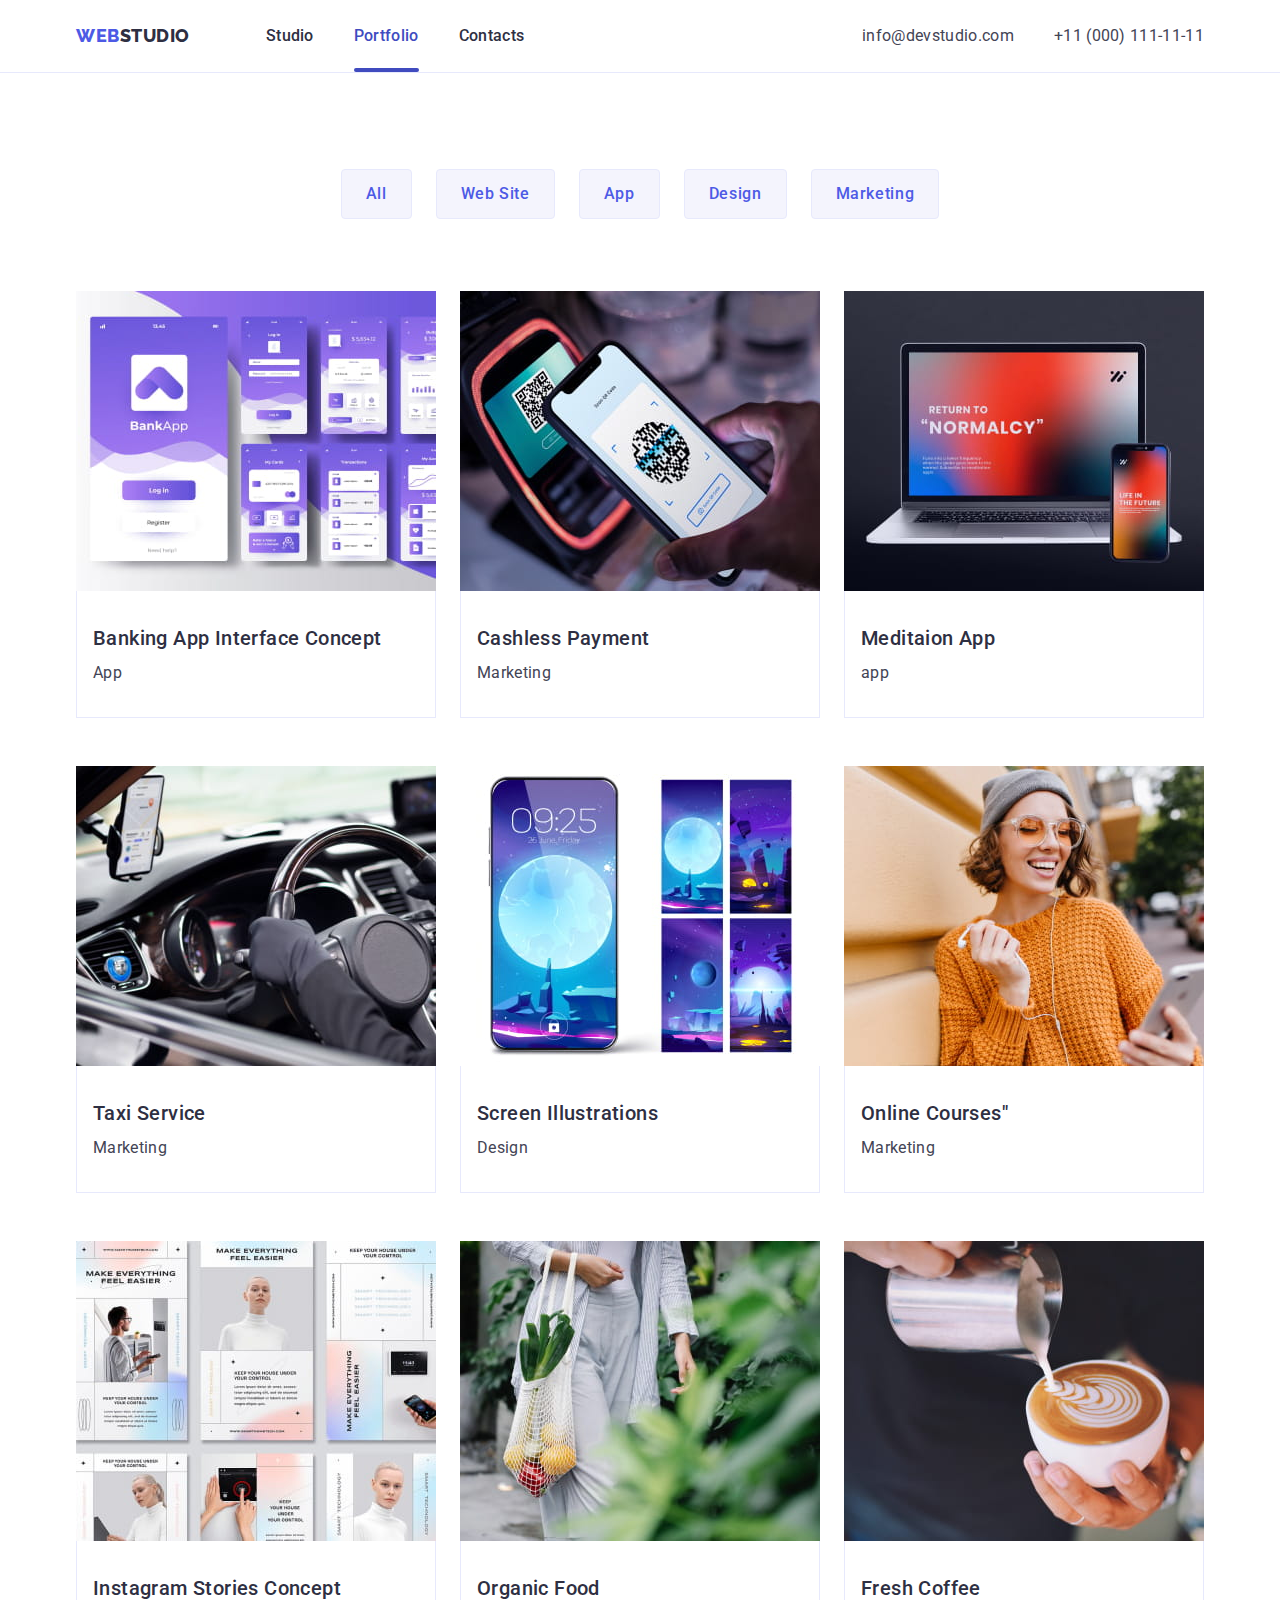
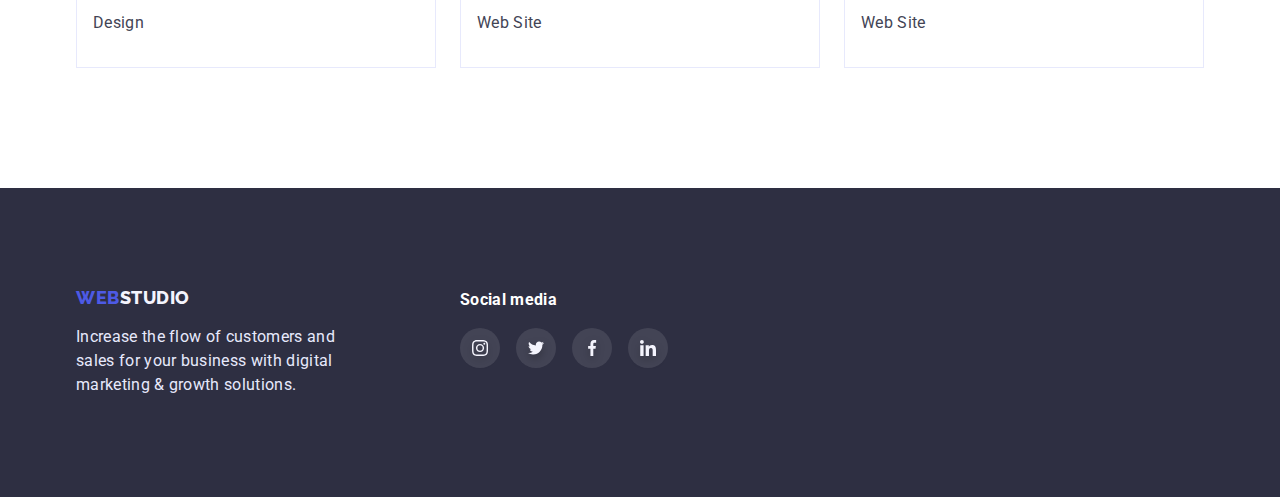
<file: portfolio.html>
<!DOCTYPE html>
<html lang="en">
<head>
    <meta charset="UTF-8">
    <meta http-equiv="X-UA-Compatible" content="IE=edge">
    <meta name="viewport" content="width=device-width, initial-scale=1.0">
    <title>Студія</title>
    <link rel="stylesheet" href="https://cdnjs.cloudflare.com/ajax/libs/modern-normalize/1.1.0/modern-normalize.min.css">

    <link rel="preconnect" href="https://fonts.googleapis.com">
<link rel="preconnect" href="https://fonts.gstatic.com" crossorigin>
<link href="https://fonts.googleapis.com/css2?family=Raleway:wght@800&family=Roboto:wght@400;500;700;900&display=swap" rel="stylesheet">
<link rel="stylesheet" href="./css/styles.css">

</head>
<body>
    <header class="page-header">
        <div class="container head-main">
        <nav class="header-nav">
       <a href="./index.html" class="logo"><span class="web-logo">Web</span>Studio</a>
        <ul class="site-nav">
            <li class="item"><a href="./index.html" class="padding-a">Studio</a></li>
            <li class="item"><a href="./portfolio.html" class="current padding-a" >Portfolio</a></li>
            <li class="item"><a href="" class="padding-a">Contacts</a></li>
        </ul>
        </nav>
    
        <address >
            
            <ul class="site-address">
            <li class="item"><a href="mailto:info@devstudio.com" class="mail">info@devstudio.com</a></li>
            <li class="item"><a href="tel:+110001111111" class="tel">+11 (000) 111-11-11</a></li>
            </ul>
        
        </address>
    </div>
    </header>
<main>

<section class="main-filters">
<div class="container">
<h1 class="visually-hidden">Filters</h1>
    <ul class="filter-buttons">
        <li class="btn-padding"><button type="button">All</button> </li>
        <li class="btn-padding"><button type="button">Web Site</button></li>
        <li class="btn-padding"><button type="button">App</button></li>
        <li class="btn-padding"><button type="button">Design</button></li>
        <li class="btn-padding"><button type="button">Marketing</button></li>
    </ul>

    <ul class="examples-list">

        <li class="examples-card">
            <a class="examples-link" href="">
                <div class="overlay-box">
             <img class="img" src="./images/bankingappinterface.jpg" alt="Banking App Interface Concept" width="360" height="300">
              <p class="overlay-text">14 Stylish and User-Friendly App Design Concepts · Task Manager App · Calorie Tracker App · Exotic Fruit Ecommerce App · Cloud Storage App</p>
            </div>
              <div class="photo-comment">
            <h2>Banking App Interface Concept</h2>
        <p>App</p>
    </div></a>
        </li>

        <li class="examples-card">
            <a class="examples-link" href="">
<div class="overlay-box">
             <img class="img" src="./images/cashlesspayment.jpg" alt="Cashless Payment" width="360" height="300">
             <p class="overlay-text">14 Stylish and User-Friendly App Design Concepts · Task Manager App · Calorie Tracker App · Exotic Fruit Ecommerce App · Cloud Storage App</p>
            </div>
             <div class="photo-comment">
            <h2>Cashless Payment</h2>
        <p>Marketing</p>
    </div></a>
        </li>

        <li class="examples-card">
            <a class="examples-link" href="">
                <div class="overlay-box">
             <img class="img" src="./images/meditaionapp.jpg" alt="Meditaion App" width="360" height="300">
             <p class="overlay-text">14 Stylish and User-Friendly App Design Concepts · Task Manager App · Calorie Tracker App · Exotic Fruit Ecommerce App · Cloud Storage App</p>
            </div>
             <div class="photo-comment">
            <h2>Meditaion App</h2>
            <p>app</p>
        </div></a>
        </li>

        <li class="examples-card">
            <a class="examples-link" href="">
                <div class="overlay-box">
             <img class="img" src="./images/taxiservice.jpg" alt="Taxi Service" width="360" height="300">
             <p class="overlay-text">14 Stylish and User-Friendly App Design Concepts · Task Manager App · Calorie Tracker App · Exotic Fruit Ecommerce App · Cloud Storage App</p>
            </div>
             <div class="photo-comment">
            <h2>Taxi Service</h2>
        <p>Marketing</p>
    </div></a>
        </li>

        <li class="examples-card">
            <a class="examples-link" href="">
                <div class="overlay-box">
             <img class="img" src="./images/screenillustrations.jpg" alt="Screen Illustrations" width="360" height="300">
             <p class="overlay-text">14 Stylish and User-Friendly App Design Concepts · Task Manager App · Calorie Tracker App · Exotic Fruit Ecommerce App · Cloud Storage App</p>
            </div>
             <div class="photo-comment">
            <h2>Screen Illustrations</h2>
        <p>Design</p>
    </div></a>
        </li>

        <li class="examples-card">
            <a class="examples-link" href="">
                <div class="overlay-box">
             <img class="img" src="./images/girlwithphone.jpg" alt="Online Courses" width="360" height="300">
             <p class="overlay-text">14 Stylish and User-Friendly App Design Concepts · Task Manager App · Calorie Tracker App · Exotic Fruit Ecommerce App · Cloud Storage App</p>
            </div>
             <div class="photo-comment">
            <h2>Online Courses"</h2>
        <p>Marketing</p>
    </div></a>
        </li>

        <li class="examples-card">
            <a class="examples-link" href="">
                <div class="overlay-box">
             <img class="img" src="./images/instagramstoriesconcept.jpg" alt="Instagram Stories Concept" width="360" height="300">
             <p class="overlay-text">14 Stylish and User-Friendly App Design Concepts · Task Manager App · Calorie Tracker App · Exotic Fruit Ecommerce App · Cloud Storage App</p>
            </div>
             <div class="photo-comment">
            <h2>Instagram Stories Concept</h2>
        <p>Design</p>
    </div></a>
        </li>

        <li class="examples-card">
            <a class="examples-link" href="">
                <div class="overlay-box">
             <img class="img" src="./images/organicfood.jpg" alt="Organic Food" width="360" height="300">
             <p class="overlay-text">14 Stylish and User-Friendly App Design Concepts · Task Manager App · Calorie Tracker App · Exotic Fruit Ecommerce App · Cloud Storage App</p>
            </div>
             <div class="photo-comment">
            <h2>Organic Food</h2>
        <p>Web Site</p>
    </div></a>
        </li>

        <li class="examples-card">
            <a class="examples-link" href="">
                <div class="overlay-box">
             <img class="img" src="./images/freshcoffee.jpg" alt="Fresh Coffee" width="360" height="300">
             <p class="overlay-text">14 Stylish and User-Friendly App Design Concepts · Task Manager App · Calorie Tracker App · Exotic Fruit Ecommerce App · Cloud Storage App</p>
            </div>
             <div class="photo-comment">
            <h2>Fresh Coffee</h2>
        <p>Web Site</p>
    </div></a>
        </li>
    </ul>
</div>
</section>
</main>
<footer class="footer">

    <div class="container">
    
    <div class="footer-main">
    
    <div class="footer-flex">
        <a  href="./index.html">Web<span class="footer-logo-studio">Studio</span></a>
     <p class="footer-text">Increase the flow of customers and sales for your business with digital marketing & growth solutions.</p>
    </div>
    
     <div class="social-media">
        <h2 class="social-media-title">Social media</h2>
    <ul class="social-list-footer">
        <li class="social-icons-footer">
            <a href="">
            <svg class="social-pictures-footer">
            <use href="./images/icons.svg#icon-instagram"></use>
        </svg>
        </a>
        </li>
        <li class="social-icons-footer">
            <a href="">
            <svg class="social-pictures-footer">
            <use href="./images/icons.svg#icon-twitter"></use>
        </svg>
        </a>
        </li >
        <li class="social-icons-footer">
            <a href="">
            <svg class="social-pictures-footer">
            <use href="./images/icons.svg#icon-facebook"></use>
        </svg>
        </a>
        </li>
        <li class="social-icons-footer">
            <a href="">
            <svg class="social-pictures-footer">
            <use href="./images/icons.svg#icon-linkedin"></use>
        </svg>
        </a>
        </li>
    </ul>
    </div>
    </div>
    </div>
    </footer>
     
    </body>
    </html>
</file>
<file: css/styles.css>
html{
    box-sizing: border-box;
}


:root{
    --brand-color:#2E2F42;
    --main-white-color: #FFFFFF; 
    --hover-focus: #404BBF;
    --button-color: #4D5AE5;
    --background-button: #F4F4FD;  
    --footer-text-color: #E7E9FC;
    --hover-background-button: #404BBF;
    --active-page: #000000;
    --text-color: #434455;
}
h1,
h2,
h3,
h4,
p,
ul {
  margin: 0;
  padding: 0;
}
.container{
    max-width: 1158px;
    padding-left: 15px;
    padding-right: 15px;
    margin-left: auto;
    margin-right: auto;
   
}

.site-nav{
    display: flex;
    margin: 0;
    padding-left: 0;
}

.site-nav .item:not(:last-child){
    margin-right: 40px;

}

.site-address .item:not(:last-child){
    margin-right: 40px;

}

.padding-a{
    display: block;
    padding-top: 24px;
            padding-bottom: 24px;
            position: relative;

}
.padding-a.current::after{
    position: absolute;
    left: 0;
    bottom: 0;
    content: '';
    display: flex;
height: 4px;
width: 100%;
background-color: var(--hover-focus);
border-radius: 2px;


}

.site-address{
   padding-left: 0;
}

body{
    background-color: var(--main-white-color);
    font-family: 'Roboto', sans-serif;
    color: var(--brand-color);
}

ul{
    list-style: none;
}

.visually-hidden {
    position: absolute;
    width: 1px;
    height: 1px;
    margin: -1px;
    border: 0;
    padding: 0;
    white-space: nowrap;
    clip-path: inset(100%);
    clip: rect(0 0 0 0);
    overflow: hidden;
  }

    .logo
    {
        margin-right: 76px;
        font-weight: 800;
        font-size: 18px;
        line-height: 1.33;
        font-family: 'raleway', sans-serif;
        color: var(--brand-color);
        letter-spacing: 0.03em;
    }
    .web-logo {
        color: var(--button-color);}

        .head-main{
            display: flex;
            align-items: center;
          }
  .header-nav{
    display: flex;
    align-items: center;
    margin-right: auto;
  }

    
     .site-nav a{
        font-weight: 500;
        font-size: 16px;
        line-height: 1.5;
        color: var(--brand-color);
        letter-spacing: 0.02em;
     }
.site-nav .current{
color: var(--hover-focus);

}

 
    .site-address{
        display: flex;
    transition-property: color ;
transition-duration: 250ms; 
transition-timing-function: cubic-bezier(0.4, 0, 0.2, 1);
    }

    .header-nav .site-address a:focus, .header-nav .site-address a:hover{
        color: var(--hover-focus);

    }

.site-nav a{
      transition-property: color;
transition-duration: 250ms; 
transition-timing-function: cubic-bezier(0.4, 0, 0.2, 1);
  
}
        
        .header-nav .site-nav a:focus, .header-nav .site-nav a:hover{
            color: var(--hover-focus); }
  
    .site-address .item{
        font-style: normal;
    }



    .site-address a{  
        font-weight: 400;
        font-size: 16px;
        line-height: 1.5;
        color: var(--text-color);
        letter-spacing: 0.02em;
              transition-property: color ;
transition-duration: 250ms; 
transition-timing-function: cubic-bezier(0.4, 0, 0.2, 1);


    }

  
    .site-address a:hover, .site-address a:focus
    {
        color: var(--hover-focus)
    }

.page-header{
    border-bottom-width: 1px;
  border-bottom-style: solid;
  border-bottom-color:#E7E9FC;
}


.hero{
    height: 600px;
    max-width: 1440px;
    margin-left: auto;
    margin-right: auto;
   background-image: linear-gradient(
    to right,
    rgba(46, 47, 66, 0.7),
    rgba(46, 47, 66, 0.7)
    ),
    url(../images/peopleoffice.jpg);
   background-size: auto auto;
    background-position: 50% 50%;
    background-repeat: no-repeat;
   background-color:var(--brand-color);
   text-align: center;
   padding-top: 188px;
   padding-bottom: 188px;
}

.hero-title{
    
    font-size: 56px;
    line-height: 1.07;
    color: var(--main-white-color);
    letter-spacing: 0.02em;
text-align: center;
    margin-left: auto;
    margin-right: auto;
    margin-top: 0;
    margin-bottom: 0;
   
    max-width:500px;
}

.hero-button {
    margin-top: 48px;
   padding: 16px 32px;

    box-shadow: 0px 4px 4px rgba(0, 0, 0, 0.15);
border-radius: 4px;
border-color: var(--button-color);
font-family:'Roboto';
font-weight: 500;
font-size: 16px;
line-height: 1.5;
letter-spacing: 0.04em;
color: var(--main-white-color);
background-color: var(--button-color);
cursor: pointer;
transition-property: background-color ;
transition-duration: 250ms; 
transition-timing-function: cubic-bezier(0.4, 0, 0.2, 1);


}


.hero-button:hover, .hero-button:focus{
    background-color:var(--hover-background-button);}

    .principles{
        padding-top: 120px;
        padding-bottom: 120px;
    }
    .principles-list{
        margin: 0;
        padding-left: 0;
        display: flex;
        align-items: center;
    }

  
    .principles-block{
        width: calc((100% - 72px) / 4);
    }
    .principles-block:not(:last-child){
       margin-right: 24px;
    }

.principles-list .title{
    color: var(--brand-color);
    font-weight: 500;
    font-size: 20px;
    line-height: 1.2;
    letter-spacing: 0.02em;

    margin-top: 0;
    margin-bottom: 8px;}

    .bckg-antenna{
       width: 64px;
       height: 64px;
      
    }

.principles-list .text{
   margin: 0;
    font-size: 16px;
    line-height: 1.5;
    color: var(--text-color);
    letter-spacing: 0.02em;

}
.bckg-principles{
width: 264px;
height: 112px;
display: flex;
justify-content: center;
align-items: center;
background-color: var(--background-button);
border-radius: 4px;
margin-bottom: 8px;
}

.our-work{
    padding-bottom: 120px;
}
.our-work .title{
margin-top: 0;
margin-bottom: 72px;
text-align: center;
    font-size: 36px;
    line-height: 1.11;
    letter-spacing: 0.02em;

}

.img{
display: block;
max-width: 100%;
height: auto;
}

.photo:not(:last-child){
margin-right: 24px;
}

.picture-work{
    background: linear-gradient(0deg,rgba(77, 90, 229, 0.1), rgba(77, 90, 229, 0.1)), url(photo-1545235617-7a424c1a60cc.jpg);
background-blend-mode: soft-light, normal;
border: 1px solid #E7E9FC;
}

.works-photo{
    padding-left: 0;

margin-top: 0;
margin-bottom: 0;
display: flex;
}
.photo-padding{
    text-align: center;
    box-shadow: 0px 1px 6px rgba(46, 47, 66, 0.08), 0px 1px 1px rgba(46, 47, 66, 0.16), 0px 2px 1px rgba(46, 47, 66, 0.08);
border-radius: 0px 0px 4px 4px;
    background-color: var(--main-white-color);

}
.photo-padding:not(:last-child){
margin-right: 24px;

}
.photo-padding:hover{
    box-shadow: 0px 1px 6px rgba(46, 47, 66, 0.08), 0px 1px 1px rgba(46, 47, 66, 0.16), 0px 2px 1px rgba(46, 47, 66, 0.08);
border-radius: 0px 0px 4px 4px;
}

.our-team{
    background-color: var(--background-button);
    padding-top: 120px;
    padding-bottom: 120px;
}
.photo-fone{
   padding-top: 32px;
   padding-bottom: 32px;
    width: 264px;
}


.workers-list{

margin-top: 0;
margin-bottom: 0;
padding-left: 0;
display: flex;
}

.social-list{
    display: flex;
   justify-content: center;
    margin-top: 8px;
}

.social-icons:not(:last-child){
    margin-right: 24px;
}

.social-pictures{
    
   
    width: 16px;
    height: 16px;
}


.social-icons{
    width: calc((100% - 90px) / 4);
    height: 40px;
    background-color: var(--button-color);
    border-radius: 50%;

}
.social-icons a{
    display: flex;
    align-items: center;
    justify-content: center;
    width: 100%;
    height: 100%;
transition: background-color 250ms cubic-bezier(0.4, 0, 0.2, 1), border-radius 250ms cubic-bezier(0.4, 0, 0.2, 1);
}

.social-icons a:hover, .social-icons a:focus{
    background-color: var(--hover-background-button);
    border-radius: 50%;
}






.our-team .main-title{
    text-align: center;
margin-top: 0;
margin-bottom: 72px;
font-size: 36px;
line-height: 1.11;
color: var(--brand-color);
letter-spacing: 0.02em;
}

.our-team .secondary-title{
padding-top: 0;

   
    margin-bottom: 8px;
    font-weight: 500;
font-size: 20px;
line-height: 1.2;
color: var(--brand-color);
letter-spacing: 0.02em;
}

.our-team .text{
margin: 0;
font-size: 16px;
line-height: 1.5;
color: var(--text-color);
letter-spacing: 0.02em;
}

.title-customers{
font-style: normal;
font-size: 36px;
line-height: 1.11;
text-align: center;
letter-spacing: 0.02em;
text-transform: capitalize;
color: var(--brand-color);
margin-bottom: 72px;
}

.customers{
    padding-top: 120px;
    padding-bottom: 120px;
}

.customers-list{
display: flex;
align-items: center;
justify-content: center;
}

.customer-logo{
    width: calc((100% - 120px) / 6);
    transition-property: fill border-color;
    transition-duration: 250ms; 
    transition-timing-function: cubic-bezier(0.4, 0, 0.2, 1);
    
}

.customer-logo:hover{
  
    fill: #404BBF;
    border-color: var(--hover-focus);
}


.customer-logo a{
    display: flex;
    align-items: center;
    justify-content: center;
    width: 100%;
    height: 88px;
    border: 1px solid #8E8F99;
    border-radius: 4px;
    fill: #8E8F99;
transition: fill 250ms cubic-bezier(0.4, 0, 0.2, 1), border-color 250ms cubic-bezier(0.4, 0, 0.2, 1);
}

.customer-logo a:hover, .customer-logo a:focus{
    fill:var(--hover-focus);
    border-color: var(--hover-background-button);

}



.customer-logo:not(:last-child){
    margin-right: 24px;
}



.company-logo{
    width: 104px;
    height: 56px;
    
}



.main-filters{
padding-top: 96px;
padding-bottom: 120px;
}


   

.filter-buttons{
    text-align: center;
    margin-bottom: 72px;
    justify-content: center;

    display: flex;
}



    .filter-buttons button {
        padding-top: 12px;
        padding-bottom: 12px;
        padding-left: 24px;
        padding-right: 24px;
        font-family: 'Roboto';
        font-weight: 500;
        font-size: 16px;
        line-height: 1.5;
        color: var(--button-color);
        background-color: var(--background-button);
        cursor: pointer;
        letter-spacing: 0.04em;
        border: 1px solid #E7E9FC;
        border-radius: 4px;
        align-items: center;
        transition-property: background-color, color, border-color;
        transition-duration: 250ms; 
        transition-timing-function: cubic-bezier(0.4, 0, 0.2, 1);
       
        
        
    }
    .filter-buttons button:hover, .filter-buttons button:focus{
        color: var(--main-white-color);
        background-color: var(--button-color);
        border-color: var(--button-color);
       

    }

    .btn-padding{
        transition-property: box-shadow;
        transition-duration: 250ms; 
        transition-timing-function: cubic-bezier(0.4, 0, 0.2, 1);


    }

    .btn-padding:not(:last-child){
margin-right: 24px;
    }
    .btn-padding:hover,  .btn-padding:focus{
        box-shadow: 0px 3px 1px rgba(0, 0, 0, 0.1), 0px 2px 1px rgba(0, 0, 0, 0.08), 0px 2px 2px rgba(0, 0, 0, 0.12);
        
    }

    .examples-list{
        margin: 0;
       
        display: flex;
        padding-left: 0;
        flex-wrap: wrap;
        
    }
.examples-card{
   margin-right: 24px;
  margin-bottom: 48px;
  width: calc((100% - 48px) / 3);
  transition-property: box-shadow;
  transition-duration: 250ms; 
  transition-timing-function: cubic-bezier(0.4, 0, 0.2, 1);
}

.examples-card:hover, .examples-card:focus{
    box-shadow: 0px 1px 6px rgba(46, 47, 66, 0.08), 0px 1px 1px rgba(46, 47, 66, 0.16), 0px 2px 1px rgba(46, 47, 66, 0.08);
}
.overlay-box{
    position: relative;
    overflow: hidden;

}

.overlay-box .overlay-text{
position: absolute;
width: 100%;
height: 100%;
color: var(--background-button);
background-color: var(--button-color);
font-size: 16px;
line-height: 1.5;
letter-spacing: 0.02em;
padding-top: 40px;
padding-left: 32px;
padding-right: 32px;
transition-property: transform;
transition-duration: 250ms; 
transition-timing-function: cubic-bezier(0.4, 0, 0.2, 1);

}

.examples-card:hover .overlay-text{
    transform: translateY(-100%);
    
   
}


.examples-card a{
    text-decoration: none;
}
.examples-link{
    transition-property: box-shadow;
    transition-duration: 250ms; 
    transition-timing-function: cubic-bezier(0.4, 0, 0.2, 1);

}



.examples-link:hover{
    box-shadow: 0px 1px 6px rgba(46, 47, 66, 0.08), 0px 1px 1px rgba(46, 47, 66, 0.16), 0px 2px 1px rgba(46, 47, 66, 0.08);
 
}




.photo-comment{
padding-top: 32px;
padding-bottom: 32px;
padding-left: 16px;
border-right-width: 1px;
  border-right-style: solid;
  border-right-color: #E7E9FC;
  border-bottom-width: 1px;
  border-bottom-style: solid;
  border-bottom-color: #E7E9FC;
  border-left-width: 1px;
  border-left-style: solid;
  border-left-color: #E7E9FC;
}

.examples-card:nth-child(3n){
    margin-right: 0;
}
.examples-card:nth-last-child(-n + 3) {
    margin-bottom: 0;
}

    .examples-list h2{
       margin-bottom: 8px;
font-weight: 500;
font-size: 20px;
line-height: 1.5;
letter-spacing: 0.02em;
color: var(--brand-color)
    }
    .examples-list p{
       margin: 0;
        font-size: 16px;
        line-height: 1.5;
        letter-spacing: 0.02em;
        color: var(--text-color)
    }

    footer{
        background-color: var(--brand-color);
padding-bottom: 100px;
padding-top: 100px;
    }

.footer-main{
    display: flex;
}

.social-media{
    margin-left: 120px;
    
}



.social-media-title{
font-style: normal;
font-size: 16px;
line-height: 1.5;
letter-spacing: 0.02em;
color: var(--main-white-color);
margin-bottom: 16px;

}

.backdrop{
    position: fixed;
    top: 0;
    left: 0;
    width: 100%;
    height: 100%;
    background-color: rgba(46, 47, 66, 0.4);
transition: scale 250ms cubic-bezier(0.4, 0, 0.2, 1), opacity 250ms cubic-bezier(0.4, 0, 0.2, 1), visibility 250ms cubic-bezier(0.4, 0, 0.2, 1);
}

.backdrop.is-hidden{
    scale: 1.5;
    opacity: 0;
    pointer-events: none;
    visibility: hidden;
}



.modal{
    position: absolute;
    min-height: 576px;
    min-width: 408px;
    background-color: #FCFCFC;
    top: 50%;
    left: 50%;
    transform: translate(-50%, -50%);
}


.button-close{
    display: flex;
    text-align: center;
  padding-top: 8px;
  padding-bottom: 8px;
  padding-left: 8px;
  padding-right: 8px;
  margin-right: 24px;
  margin-top: 24px;
  margin-left: 360px;
    background-color: #E7E9FC;
    fill: #000000;
border: 1px solid rgba(0, 0, 0, 0.1);
border-radius: 50%;
cursor: pointer;
}

.button-close:active{
    fill: var(--main-white-color);
    background-color: var(--hover-background-button);
}



    .footer a{

        color: var(--button-color);
        font-family: 'Raleway', sans-serif;
        font-weight: 800;
        font-size: 18px;
        line-height: 1.16;
        letter-spacing: 0.03em;

    }
    .footer .footer-text{
        margin: 0;
        color: var(--footer-text-color);
        font-size: 16px;
        line-height: 1.5;
        letter-spacing: 0.02em;
        margin-top: 16px;
        max-width: 264px;
    }

.social-icons-footer{
    height: 40px;

}
.social-icons-footer a{
display: flex;
align-items: center;
justify-content: center;
width: 100%;
height: 100%;
background-color: rgba(255, 255, 255, 0.1);;
border-radius: 50%;
transition: background-color 250ms cubic-bezier(0.4, 0, 0.2, 1), border-radius 250ms cubic-bezier(0.4, 0, 0.2, 1);
}



.social-icons-footer a:hover, .social-icons-footer a:focus{
    background-color: #31D0AA;
    border-radius: 50%;
}




.social-pictures-footer{
    width: 40px;
    height: 40px;
    padding: 12px;
    filter: drop-shadow(0px 4px 4px rgba(0, 0, 0, 0.25));
}

.social-icons-footer:not(:last-child){
    margin-right: 16px;
}


.social-list-footer{
    display: flex;
}

    .footer .footer-logo-studio{
        color: var(--background-button);
    }


   .page-header a, .footer a {
        text-decoration: none;
     }

.header-nav>a, .footer a {
    text-transform: uppercase;   
}
</file>
